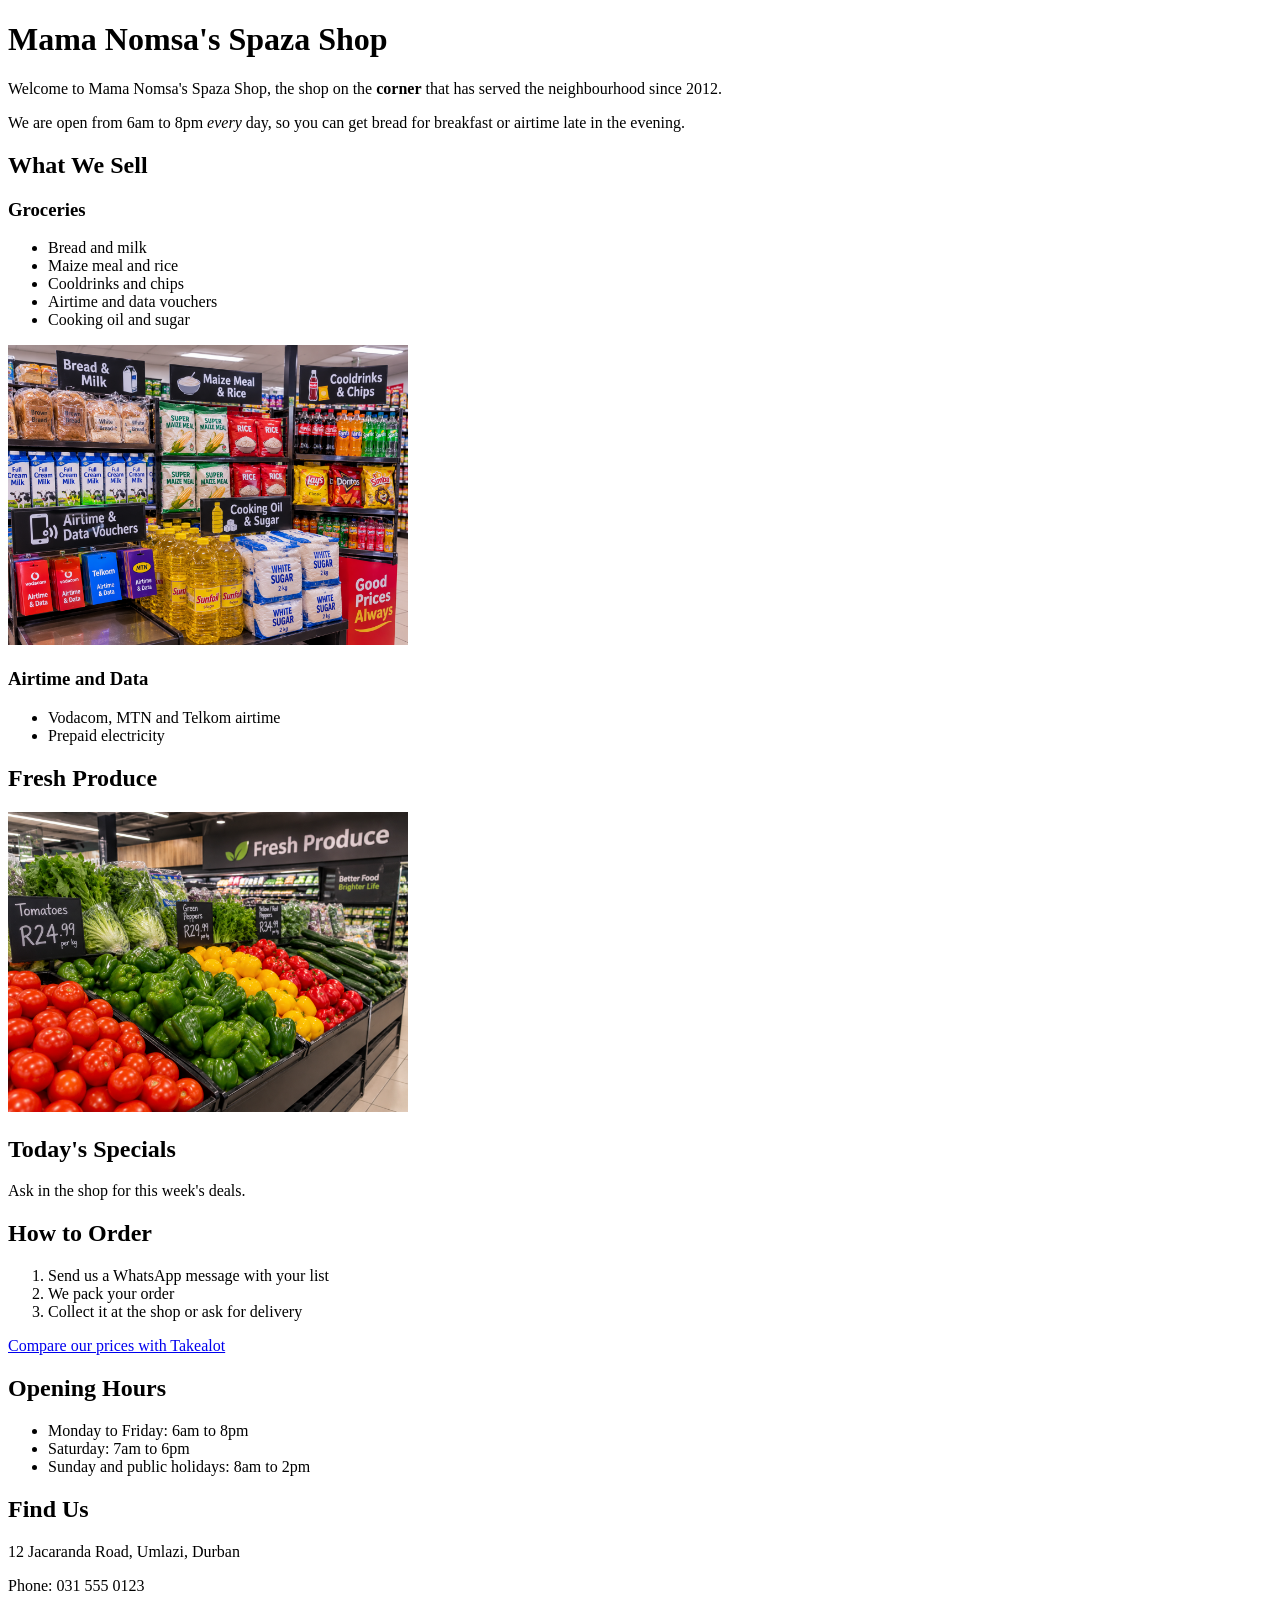
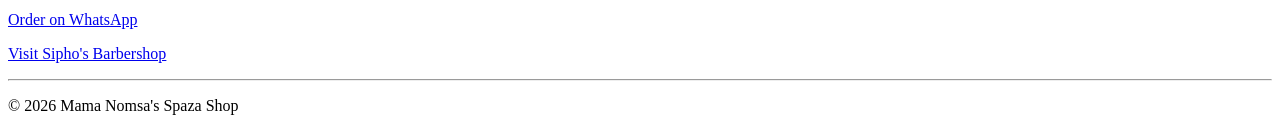
<file: index.html>
<!DOCTYPE html>
<html lang="en">
<head>
    <meta charset="UTF-8">
    <meta name="viewport" content="width=device-width, initial-scale=1.0">
    <title>Mama Nomsa's Spaza Shop</title>
</head>
<body>
    <h1>Mama Nomsa's Spaza Shop</h1>
    <p>Welcome to Mama Nomsa's Spaza Shop, the shop on the <strong>corner</strong> that has served the neighbourhood since 2012.</p>
    <p>We are open from 6am to 8pm <em>every</em> day, so you can get bread for breakfast or airtime late in the evening.</p>
    <h2>What We Sell</h2>
    <h3>Groceries</h3>
    <ul>
        <li>Bread and milk</li>
        <li>Maize meal and rice</li>
        <li>Cooldrinks and chips</li>
        <li>Airtime and data vouchers</li>
        <li>Cooking oil and sugar</li>
    </ul>
    <img src="images/groceries.jpg" alt="Grocery Essentials" width="400">
    <h3>Airtime and Data</h3>
    <ul>
        <li>Vodacom, MTN and Telkom airtime</li>
        <li>Prepaid electricity</li>
    </ul>
    <h2>Fresh Produce</h2>
    <p><img src="images/veggies1.jpg" alt="Fresh vegetables on a table" width="400"></p>
    <h2>Today's Specials</h2>
    <p>Ask in the shop for this week's deals.</p>
    <h2>How to Order</h2>
    <ol>
        <li>Send us a WhatsApp message with your list</li>
        <li>We pack your order</li>
        <li>Collect it at the shop or ask for delivery</li>
    </ol>
    <a href="https://www.takealot.com" target="_blank">Compare our prices with Takealot</a>
    <h2>Opening Hours</h2>
    <ul>
        <li>Monday to Friday: 6am to 8pm</li>
        <li>Saturday: 7am to 6pm</li>
        <li>Sunday and public holidays: 8am to 2pm</li>
    </ul>
    <h2>Find Us</h2>
    <p>12 Jacaranda Road, Umlazi, Durban</p>
    <p>Phone: 031 555 0123</p>
    <p><a href="https://wa.me/27315550123" target="_blank">Order on WhatsApp</a></p>
    <p><a href="Barber.html">Visit Sipho's Barbershop</a></p>
    <hr><p>© 2026 Mama Nomsa's Spaza Shop</p>
</body>
</html>
</file>
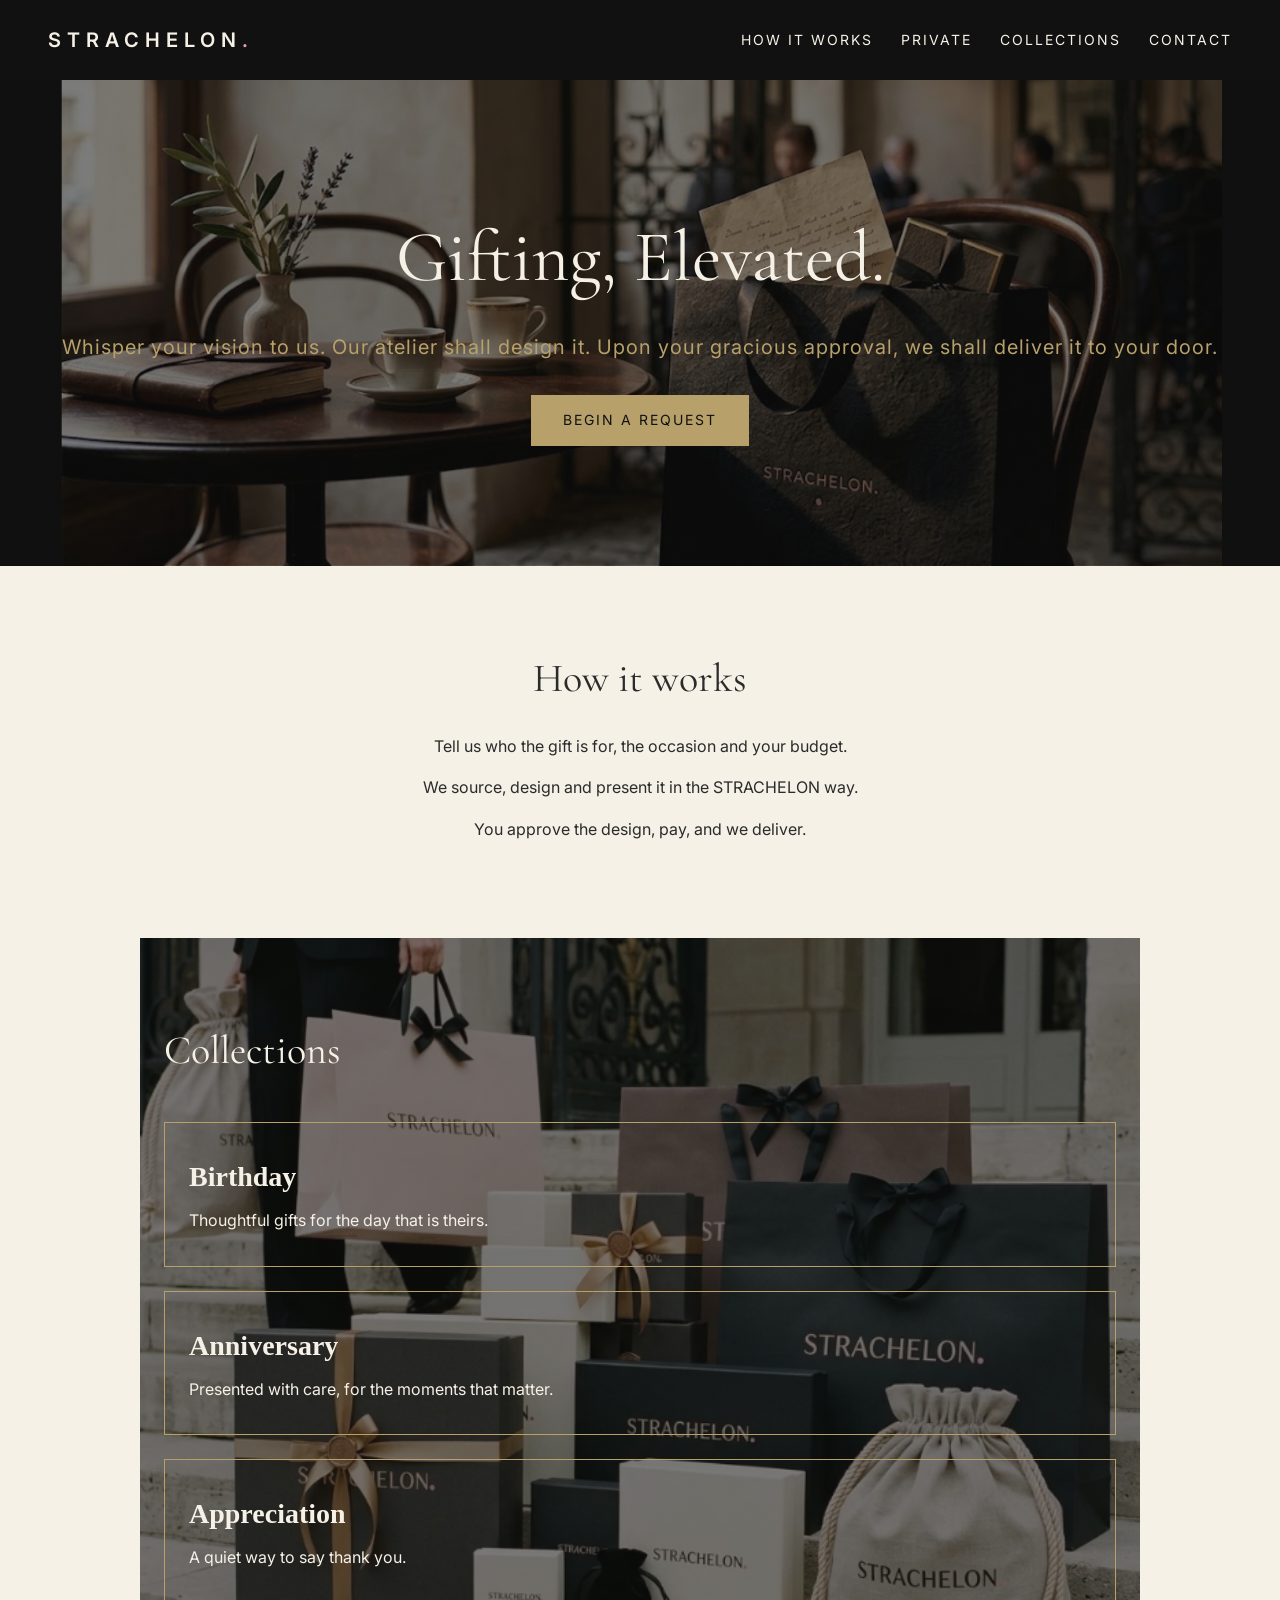
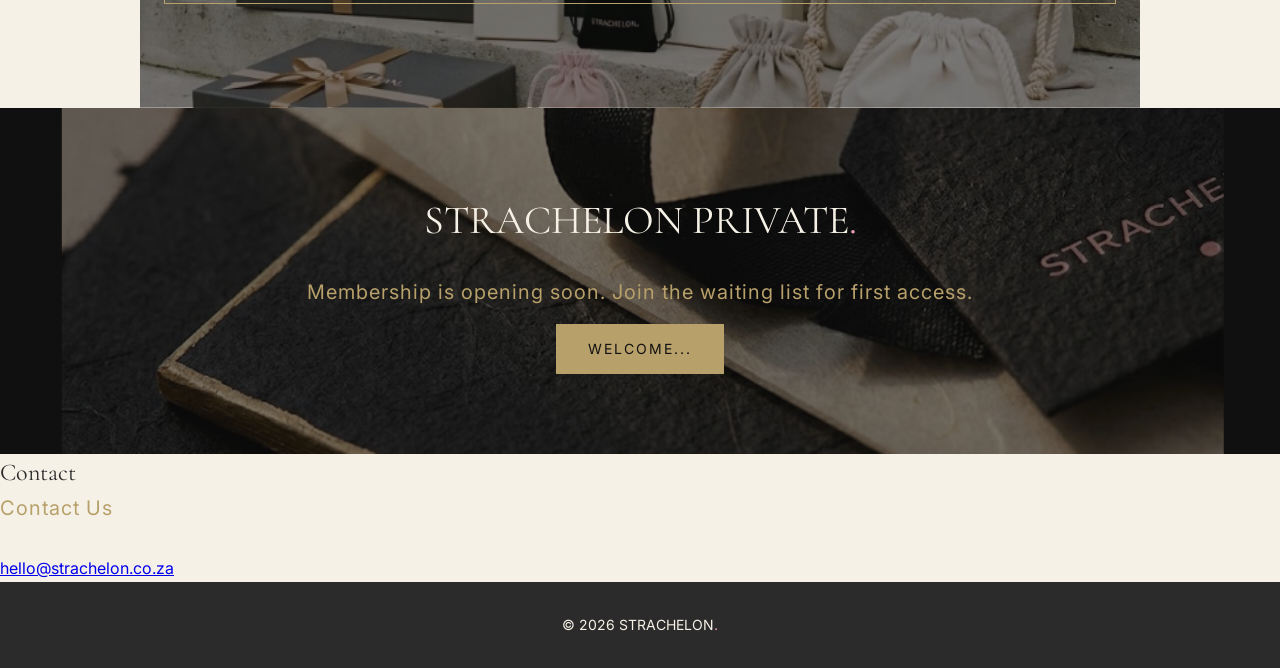
<file: strachelon/index.html>
<!doctype html>
<html lang="en">
  <head>
    <meta charset="UTF-8" />
    <meta name="viewport" content="width=device-width, initial-scale=1.0" />
    <title>STRACHELON.</title>
    <!-- Google Fonts links-->
    <link rel="preconnect" href="https://fonts.googleapis.com" />
    <link rel="preconnect" href="https://fonts.gstatic.com" crossorigin />
    <link
      href="https://fonts.googleapis.com/css2?family=Cormorant+Garamond:wght@400;600&family=Inter:wght@300;400;500&display=swap"
      rel="stylesheet"
    />
    <link rel="stylesheet" href="style.css" />
  </head>
  <body>
    <header>
      <p class="wordmark">STRACHELON<span class="dot">.</span></p>
      <nav>
        <a href="#how">How it works</a>
        <a href="#private">Private</a>
        <a href="#collections">Collections</a>
        <a href="#contact">Contact</a>
      </nav>
    </header>
    <main>
      <section id="hero">
        <h1>Gifting, Elevated.</h1>
        <p class="tagline">
          Whisper your vision to us. Our atelier shall design it. Upon your
          gracious approval, we shall deliver it to your door.
        </p>
        <a class="button" href="#how">Begin a request</a>
      </section>
      <section id="how">
  <h2>How it works</h2>
  <p>Tell us who the gift is for, the occasion and your budget.</p>
  <p>We source, design and present it in the STRACHELON way.</p>
  <p>You approve the design, pay, and we deliver.</p>
</section>
      <section id="collections">
        <h2>Collections</h2>
        <div class="cards">
          <div class="card">
            <h3>Birthday</h3>
            <p>Thoughtful gifts for the day that is theirs.</p>
          </div>
          <div class="card">
            <h3>Anniversary</h3>
            <p>Presented with care, for the moments that matter.</p>
          </div>
          <div class="card">
            <h3>Appreciation</h3>
            <p>A quiet way to say thank you.</p>
          </div>
        </div>
      </section>
      
      <section id="private">
        <div class="narrow">
          <h2>STRACHELON PRIVATE<span class="dot">.</span></h2>

          <p class="tagline">
            Membership is opening soon. Join the waiting list for first access.
          </p>
          <a class="button" href="#private">Welcome...</a>
        </div>
      </section>

      <section id="contact">
        <h2>Contact</h2>
        <p class="tagline">Contact Us</p>

        <a class="email" href="mailto:hello@strachelon.co.za"
          >hello@strachelon.co.za</a
        >
      </section>
    </main>
    <footer>
      <p>© 2026 STRACHELON<span class="dot">.</span></p>
    </footer>
  </body>
</html>
</file>
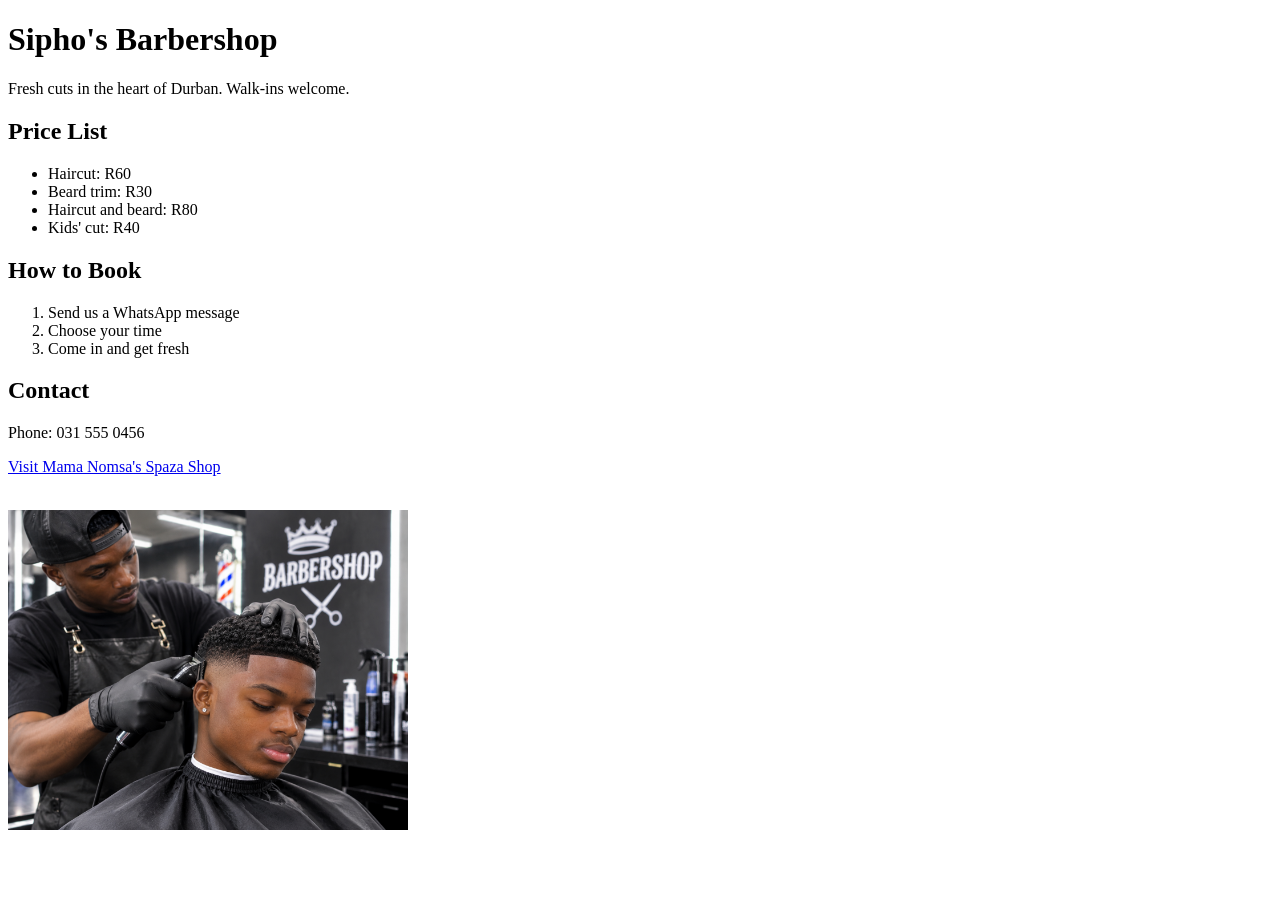
<file: barber.html>
<!DOCTYPE html>
<html lang="en">
<head>
    <meta charset="UTF-8">
    <meta name="viewport" content="width=device-width, initial-scale=1.0">
    <title>Sipho's Barbershop</title>
</head>
<body>
    <h1>Sipho's Barbershop</h1>
    <p>Fresh cuts in the heart of Durban. Walk-ins welcome.</p>
    <h2>Price List</h2>
    <ul>
        <li>Haircut: R60</li>
        <li>Beard trim: R30</li>
        <li>Haircut and beard: R80</li>
        <li>Kids' cut: R40</li>
    </ul>
    <h2>How to Book</h2>
    <ol>
        <li>Send us a WhatsApp message</li>
        <li>Choose your time</li>
        <li>Come in and get fresh</li>
    </ol>
    <h2>Contact</h2>
    <p>Phone: 031 555 0456</p>
    <p><a href="index.html">Visit Mama Nomsa's Spaza Shop</a></p>

    <br><img src="images/barber.jpg" alt="Client getting a smooth haircut" width="400">
    
</body>
</html>
</file>
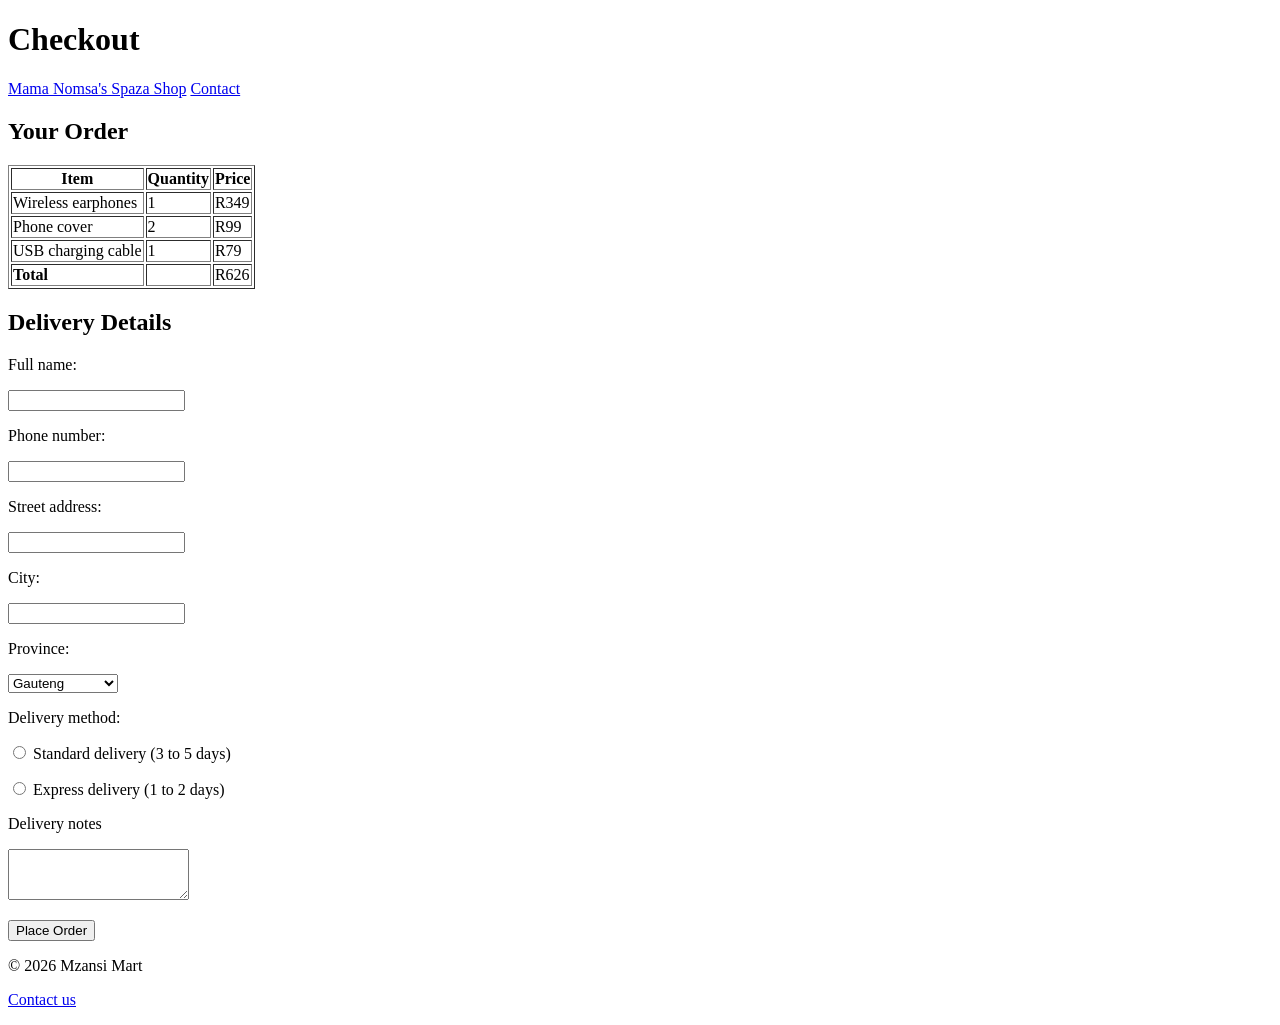
<file: checkout.html>
<!doctype html>
<html lang="en">
  <head>
    <meta charset="UTF-8" />
    <meta name="viewport" content="width=device-width, initial-scale=1.0" />
    <title>Checkout</title>
  </head>
  <body>
    <header>
      <h1>Checkout</h1>
      <nav>
        <a href="index.html">Mama Nomsa's Spaza Shop</a>
        <a href="contact.html">Contact</a>
      </nav>
    </header>
    <main>
      <section id="order">
        <h2>Your Order</h2>
        <table border="1">
          <thead>
            <tr>
              <th>Item</th>
              <th>Quantity</th>
              <th>Price</th>
            </tr>
          </thead>
          <tbody>
            <tr>
              <td>Wireless earphones</td>
              <td>1</td>
              <td>R349</td>
            </tr>
            <tr>
              <td>Phone cover</td>
              <td>2</td>
              <td>R99</td>
            </tr>
            <tr>
              <td>USB charging cable</td>
              <td>1</td>
              <td>R79</td>
            </tr>
            <tr>
              <td><strong>Total</strong></td>
              <td></td>
              <td>R626</td>
            </tr>
          </tbody>
        </table>
      </section>
      <section id="delivery">
        <h2>Delivery Details</h2>
        <form>
          <p><label for="name">Full name:</label></p>
          <p><input type="text" id="name" name="name" required /></p>
          <p><label for="phone">Phone number:</label></p>
          <p><input type="tel" id="phone" name="phone" required /></p>
          <p><label for="st-address">Street address:</label></p>
          <p>
            <input type="text" id="st-address" name="st-address" required />
          </p>
          <p><label for="city">City:</label></p>
          <p><input type="text" id="city" name="city" required /></p>
          <p><label for="province">Province:</label></p>
          <p>
            <select id="province" name="province">
              <option value="gauteng">Gauteng</option>
              <option value="kwazulu-natal">KwaZulu-Natal</option>
              <option value="western-cape">Western Cape</option>
              <option value="eastern-cape">Eastern Cape</option>
              <option value="free-state">Free State</option>
              <option value="limpopo">Limpopo</option>
              <option value="mpumalanga">Mpumalanga</option>
              <option value="north-west">North West</option>
              <option value="northern-cape">Northern Cape</option>
            </select>
          </p>

          <p>Delivery method:</p>
          <p>
            <input
              type="radio"
              id="standard"
              name="delivery"
              value="standard"
              required
            />
            <label for="standard">Standard delivery (3 to 5 days)</label>
          </p>
          <p>
            <input type="radio" id="express" name="delivery" value="express" />
            <label for="express">Express delivery (1 to 2 days)</label>
          </p>
          <p><label for="delivery-notes">Delivery notes</label></p>
          <p>
            <textarea
              id="delivery-notes"
              name="delivery-notes"
              rows="3"
            ></textarea>
          </p>
          <p><button type="submit">Place Order</button></p>
        </form>
      </section>
    </main>
    <footer>
      <p>© 2026 Mzansi Mart</p>
      <p><a href="contact.html">Contact us</a></p>
    </footer>
  </body>
</html>
</file>
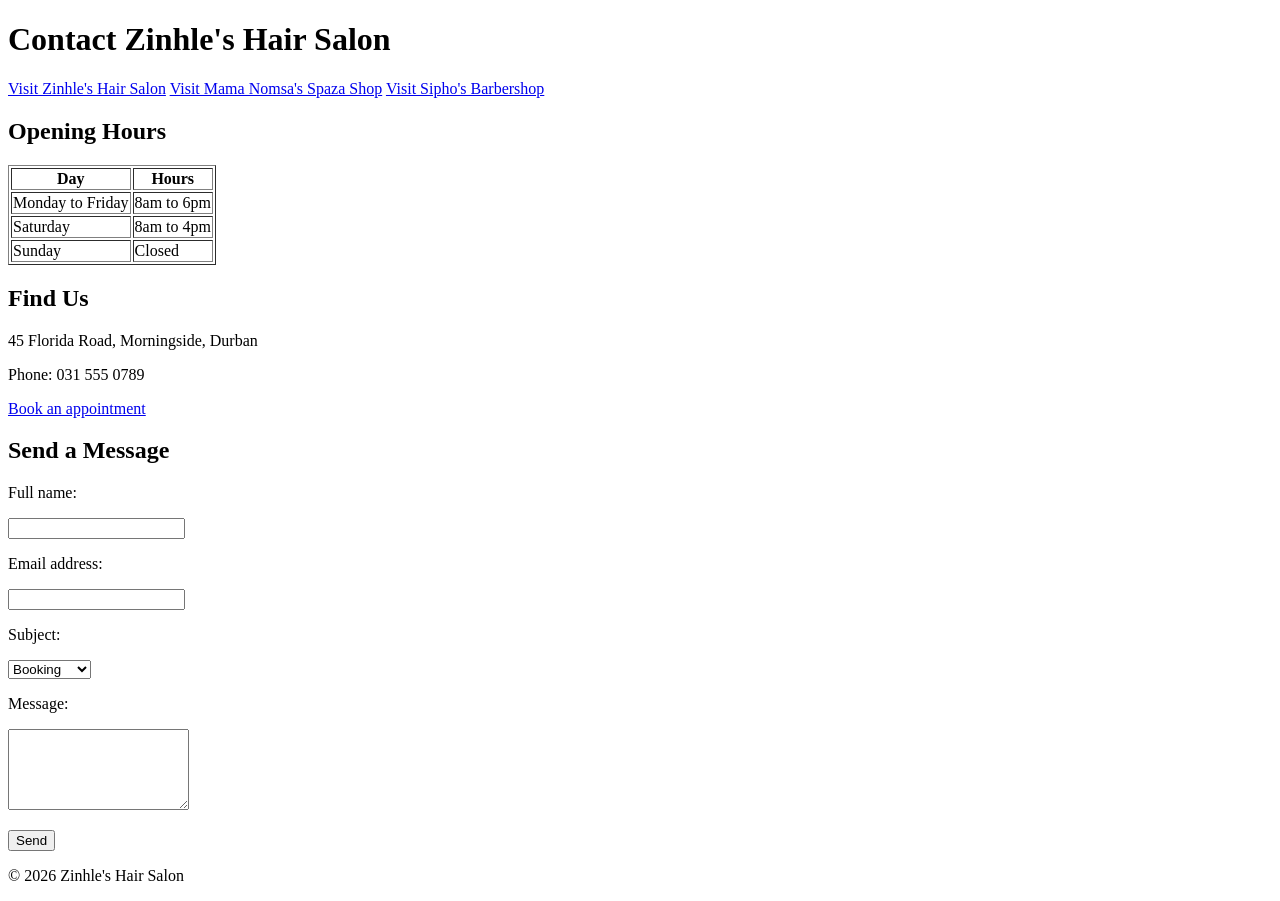
<file: contact.html>
<!doctype html>
<html lang="en">
  <head>
    <meta charset="UTF-8" />
    <meta name="viewport" content="width=device-width, initial-scale=1.0" />
    <title>Contact Zinhle's Hair Salon</title>
  </head>
  <body>
    <header>
      <h1>Contact Zinhle's Hair Salon</h1>
      <nav>
        <a href="salon.html">Visit Zinhle's Hair Salon</a>
        <a href="index.html">Visit Mama Nomsa's Spaza Shop</a>
        <a href="barber.html">Visit Sipho's Barbershop</a>
      </nav>
    </header>
    <main>
      <section id="opening-hours">
        <h2>Opening Hours</h2>
        <table border="1">
          <thead>
            <tr>
              <th>Day</th>
              <th>Hours</th>
            </tr>
          </thead>
          <tbody>
            <tr>
              <td>Monday to Friday</td>
              <td>8am to 6pm</td>
            </tr>
            <tr>
              <td>Saturday</td>
              <td>8am to 4pm</td>
            </tr>
            <tr>
              <td>Sunday</td>
              <td>Closed</td>
            </tr>
          </tbody>
        </table>
      </section>
      <section id="find-us">
        <h2>Find Us</h2>
        <p>45 Florida Road, Morningside, Durban</p>
        <p>Phone: 031 555 0789</p>
        <p><a href="salon.html#book">Book an appointment</a></p>
      </section>
      <section id="send-message">
        <h2>Send a Message</h2>
        <form>
          <p><label for="name">Full name:</label></p>
          <p><input type="text" id="name" name="name" required /></p>
          <p><label for="email">Email address:</label></p>
          <p><input type="email" id="email" name="email" required /></p>
          <p><label for="subject">Subject:</label></p>
          <p>
            <select id="subject" name="subject">
              <option value="booking">Booking</option>
              <option value="question">Question</option>
              <option value="complaint">Complaint</option>
            </select>
          </p>
          <p><label for="message">Message:</label></p>
          <p>
            <textarea id="message" name="message" rows="5" required></textarea>
          </p>
          <p><button type="submit">Send</button></p>
        </form>
      </section>
    </main>
    <footer>
      <p>© 2026 Zinhle's Hair Salon</p>
    </footer>
  </body>
</html>
</file>
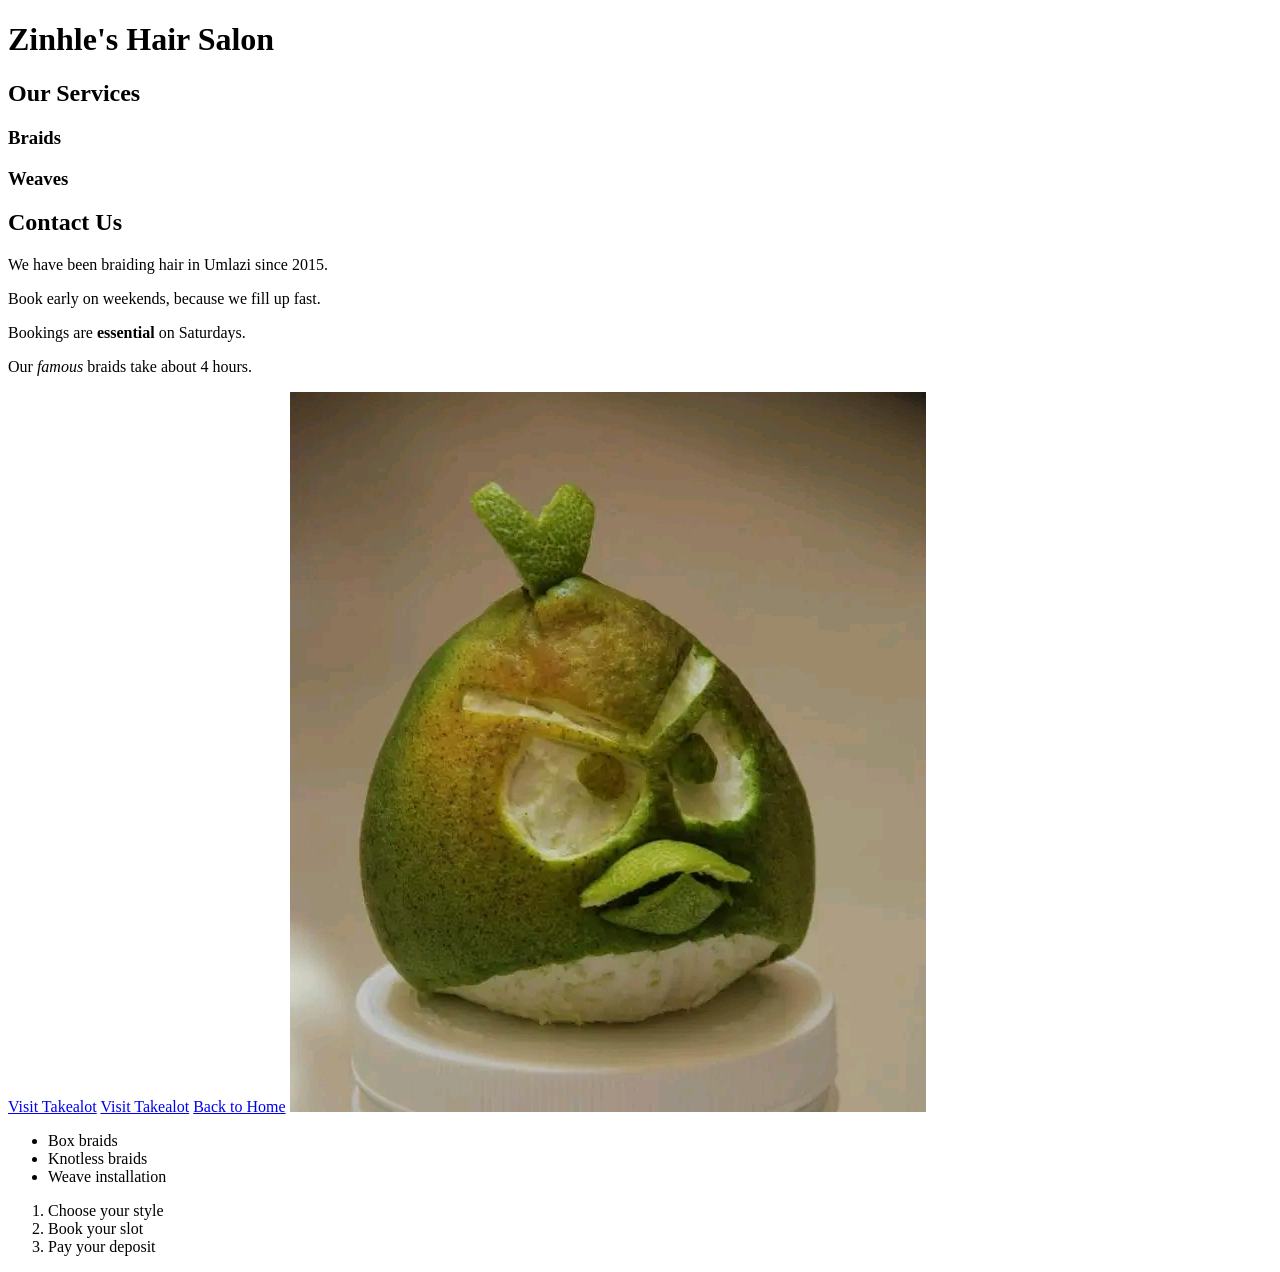
<file: practice.html>
<!DOCTYPE html>
<html lang="en">
<head>
    <meta charset="UTF-8">
    <meta name="viewport" content="width=device-width, initial-scale=1.0">
    <title>Document</title>
</head>
<body>
    <h1>Zinhle's Hair Salon</h1>
    <h2>Our Services</h2>
    <h3>Braids</h3>
    <h3>Weaves</h3>
    <h2>Contact Us</h2>
    <p>We have been braiding hair in Umlazi since 2015.</p>
    <p>Book early on weekends, because we fill up fast.</p>
    <p>Bookings are <strong>essential</strong> on Saturdays.</p>
    <p>Our <em>famous</em> braids take about 4 hours.</p>
    <a href="https://www.takealot.com">Visit Takealot</a>
    <a href="https://www.takealot.com" target="_blank">Visit Takealot</a>
    <a href="index.html">Back to Home</a>
    <img src="images/salon.jpg" alt="Hair salon chair and mirror">
    <!-- Unordered list -->
    <ul>
        <li>Box braids</li>
        <li>Knotless braids</li>
        <li>Weave installation</li>
    </ul>
    <!-- Orrdered list -->
    <ol>
        <li>Choose your style</li>
        <li>Book your slot</li>
        <li>Pay your deposit</li>
    </ol>
</body>
</html>
</file>
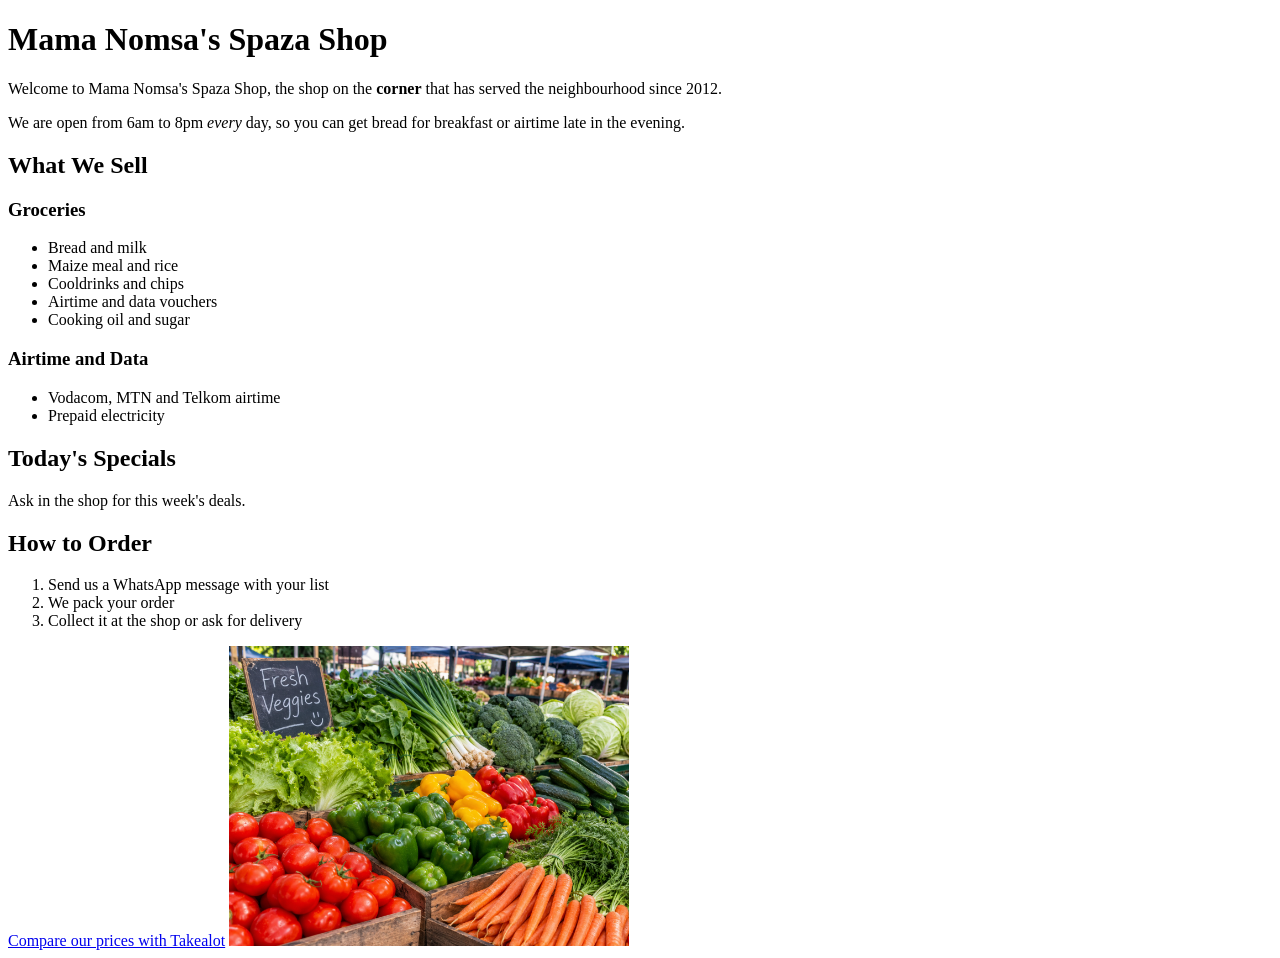
<file: practice1.html>
<!DOCTYPE html>
<html lang="en">
<head>
    <meta charset="UTF-8">
    <meta name="viewport" content="width=device-width, initial-scale=1.0">
    <title>Mama Nomsa's Spaza Shop</title>
</head>
<body>
    <h1>Mama Nomsa's Spaza Shop</h1>
    <p>Welcome to Mama Nomsa's Spaza Shop, the shop on the <strong>corner</strong> that has served the neighbourhood since 2012.</p>
    <p>We are open from 6am to 8pm <em>every</em> day, so you can get bread for breakfast or airtime late in the evening.</p>
    <h2>What We Sell</h2>
    <h3>Groceries</h3>
    <ul>
        <li>Bread and milk</li>
        <li>Maize meal and rice</li>
        <li>Cooldrinks and chips</li>
        <li>Airtime and data vouchers</li>
        <li>Cooking oil and sugar</li>
    </ul>
    <h3>Airtime and Data</h3>
    <ul>
        <li>Vodacom, MTN and Telkom airtime</li>
        <li>Prepaid electricity</li>
    </ul>
    <h2>Today's Specials</h2>
    <p>Ask in the shop for this week's deals.</p>
    <h2>How to Order</h2>
    <ol>
        <li>Send us a WhatsApp message with your list</li>
        <li>We pack your order</li>
        <li>Collect it at the shop or ask for delivery</li>
    </ol>
    
    <a href="https://www.takealot.com" target="_blank">Compare our prices with Takealot</a>
    <img src="images/veggies.jpg" alt="Fresh vegetables on a table" width="400">


</body>
</html>
</file>
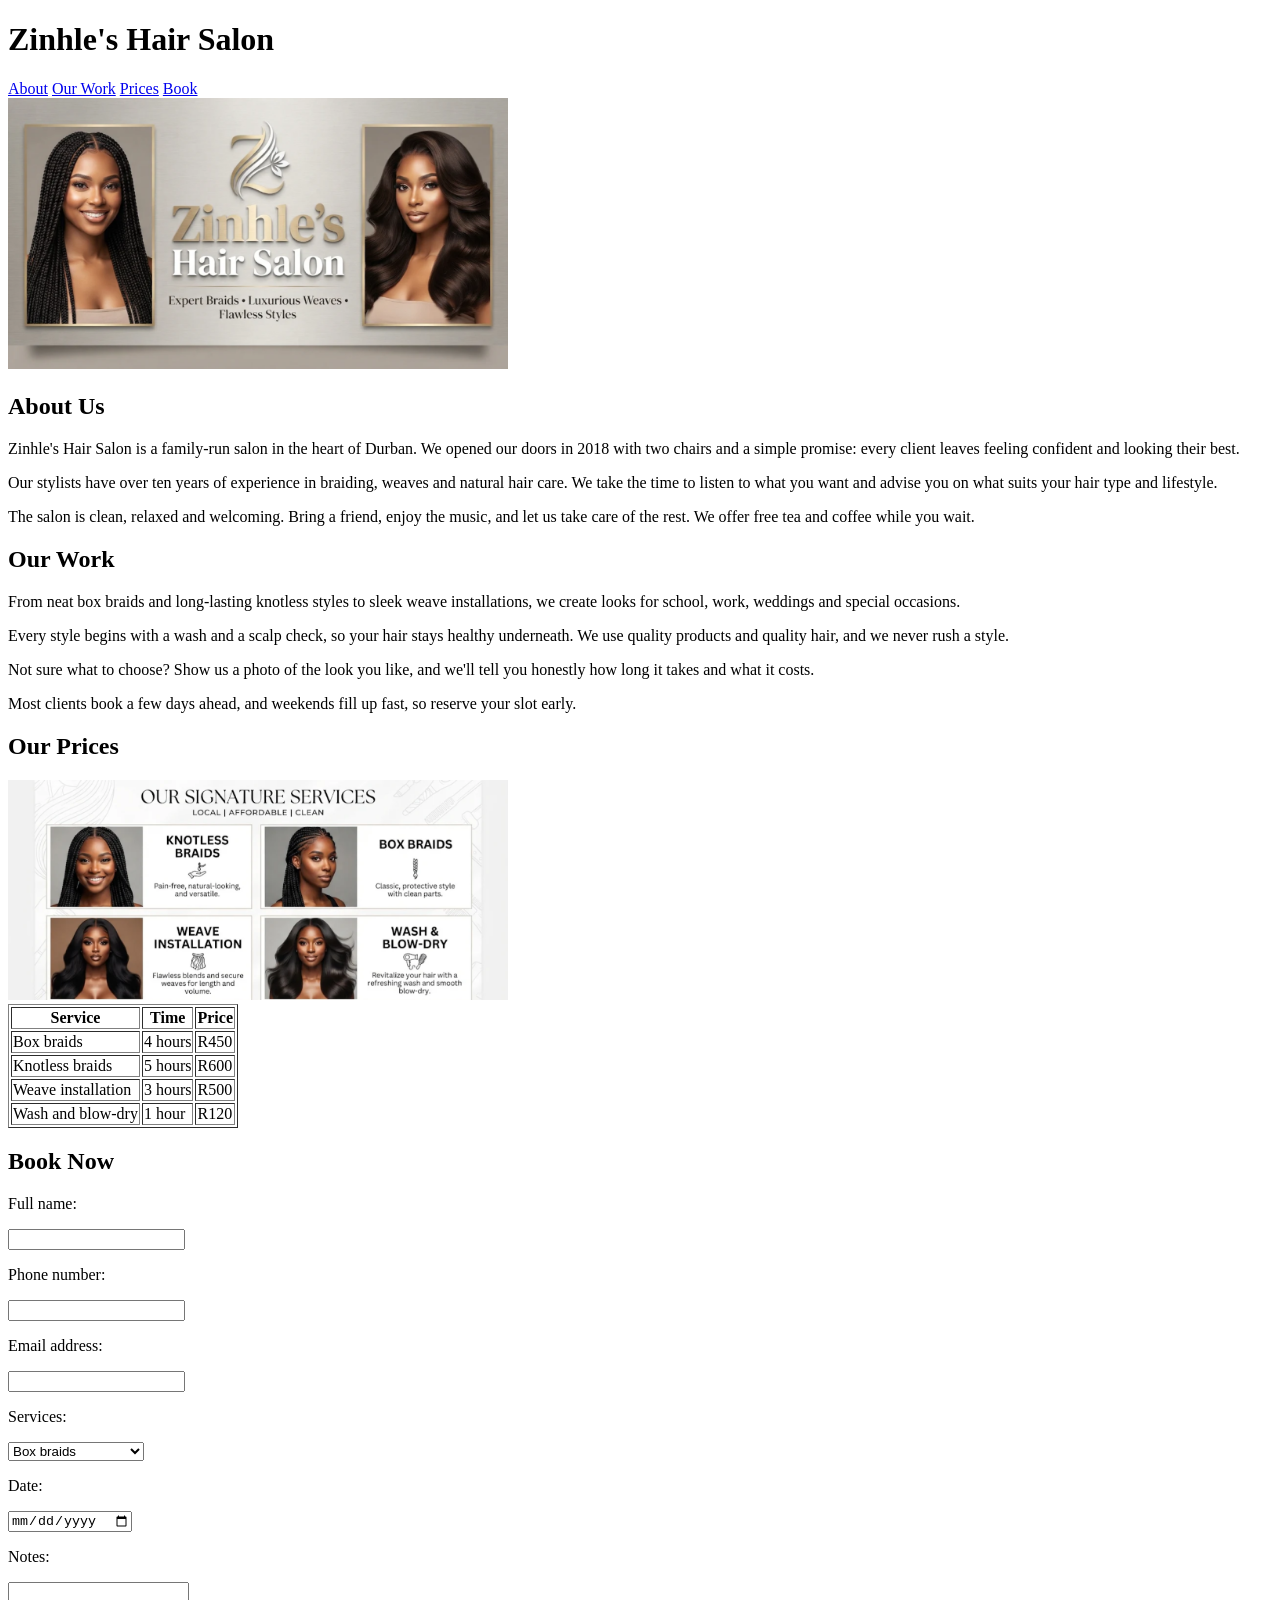
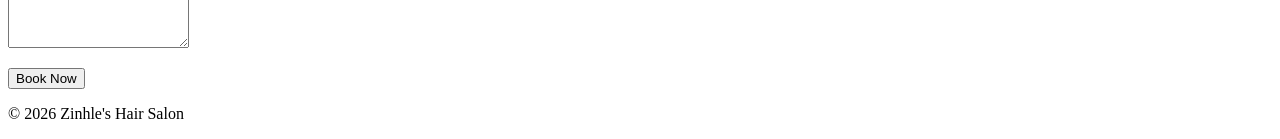
<file: salon.html>
<!doctype html>
<html lang="en">
  <head>
    <meta charset="UTF-8" />
    <meta name="viewport" content="width=device-width, initial-scale=1.0" />
    <title>Zinhle's Hair Salon</title>
  </head>
  <body>
    <header>
      <h1>Zinhle's Hair Salon</h1>

      <nav>
        <a href="#about">About</a>
        <a href="#work">Our Work</a>
        <a href="#prices">Prices</a>
        <a href="#book">Book</a>
      </nav>
      <img src="images/salon2.jpg" alt="Salon cover photo" width="500" />
    </header>
    <main>
    <section id="about">
      <h2>About Us</h2>
      <p>
        Zinhle's Hair Salon is a family-run salon in the heart of Durban. We
        opened our doors in 2018 with two chairs and a simple promise: every
        client leaves feeling confident and looking their best.
      </p>
      <p>
        Our stylists have over ten years of experience in braiding, weaves and
        natural hair care. We take the time to listen to what you want and
        advise you on what suits your hair type and lifestyle.
      </p>
      <p>
        The salon is clean, relaxed and welcoming. Bring a friend, enjoy the
        music, and let us take care of the rest. We offer free tea and coffee
        while you wait.
      </p>
    </section>

    <section id="work">
      <h2>Our Work</h2>
      <p>
        From neat box braids and long-lasting knotless styles to sleek weave
        installations, we create looks for school, work, weddings and special
        occasions.
      </p>
      <p>
        Every style begins with a wash and a scalp check, so your hair stays
        healthy underneath. We use quality products and quality hair, and we
        never rush a style.
      </p>
      <p>
        Not sure what to choose? Show us a photo of the look you like, and we'll
        tell you honestly how long it takes and what it costs.
      </p>
      <p>
        Most clients book a few days ahead, and weekends fill up fast, so
        reserve your slot early.
      </p>
    </section>
    
      <section id="prices">
        <h2>Our Prices</h2>
        <img
          src="images/salon1.jpg"
          alt="Different styles we offer."
          width="500"
        />
        <table border="1">
          <thead>
            <tr>
              <th>Service</th>
              <th>Time</th>
              <th>Price</th>
            </tr>
          </thead>
          <tbody>
            <tr>
              <td>Box braids</td>
              <td>4 hours</td>
              <td>R450</td>
            </tr>
            <tr>
              <td>Knotless braids</td>
              <td>5 hours</td>
              <td>R600</td>
            </tr>
            <tr>
              <td>Weave installation</td>
              <td>3 hours</td>
              <td>R500</td>
            </tr>
            <tr>
              <td>Wash and blow-dry</td>
              <td>1 hour</td>
              <td>R120</td>
            </tr>
          </tbody>
        </table>
      </section>
      <section id="book">
        <h2>Book Now</h2>
        <form>
          <p><label for="name">Full name:</label></p>
          <p><input type="text" id="name" name="name" required /></p>
          <p><label for="phone">Phone number:</label></p>
          <p><input type="tel" id="phone" name="phone" required /></p>
          <p><label for="email">Email address:</label></p>
          <p><input type="email" id="email" name="email" /></p>
          <p><label for="service">Services:</label></p>
          <p>
            <select id="service" name="service">
              <option value="box-braids">Box braids</option>
              <option value="knotless">Knotless braids</option>
              <option value="weave-installation">Weave installation</option>
              <option value="wash-blow-dry">Wash and blow-dry</option>
            </select>
          </p>
          <p><label for="date">Date:</label></p>
          <p><input type="date" id="date" name="date" required /></p>
          <p><label for="notes">Notes:</label></p>
          <p><textarea id="notes" name="notes" rows="4"></textarea></p>
          <p><button type="submit">Book Now</button></p>
        </form>
      </section>
    </main>
    <footer>
      <p>© 2026 Zinhle's Hair Salon</p>
    </footer>
  </body>
</html>
</file>
<file: strachelon/style.css>
* {
    margin: 0;
    padding: 0;
    box-sizing: border-box;

}
body{
    font-family: 'Inter', sans-serif;
    background-color: #F6F1E7;
    color: #2B2B2B;
    line-height: 1.6;
}
h1, h2 {
    font-family: 'Cormorant Garamond', serif;
    font-weight: 400;
}
header {
    background-color: #111111;
    padding: 24px 48px;
    display: flex;
    justify-content: space-between;
    align-items: center;
}
.wordmark {
    color: #F6F1E7;
    font-size: 20px;
    font-weight: 600;
    letter-spacing: 6px;
    text-transform: uppercase;
}
.dot {
    color: #E8A0B4;
}
nav a {
  color: #F6F1E7;
  text-decoration: none;
  font-size: 14px;
  letter-spacing: 2px;
  text-transform: uppercase;
  margin-left: 24px;
}
nav a:hover {
    color: #E8A0B4;
}
#hero {
    background-color: #111111;
    color: #F6F1E7;
    text-align: center;
    padding: 120px 24px;
}
#hero h1 {
    font-size: 72px;
    margin-bottom: 16px;
}
.tagline {
    color: #B8A06A;
    font-size: 20px;
    letter-spacing: 1px;
    margin-bottom: 32px;
}
#hero {
  background-image: linear-gradient(rgba(17, 17, 17, 0.55), rgba(17, 17, 17, 0.55)), url('images/strachelon.jpg');
  background-size: cover;
  background-position: center;
}
.button {
    display: inline-block;
    background-color: #B8A06A;
    color: #111111;
    padding: 14px 32px;
    text-decoration: none;
    font-size: 14px;
    letter-spacing: 2px;
    text-transform: uppercase;
}
.button:hover {
    background-color: #F6F1E7;
}
#how,
#private {
    max-width: 700px;
    margin: 0 auto;
    padding: 80px 24px;
    text-align: center;
}
#how h2,
#private h2 {
    font-size: 40px;
    margin-bottom: 24px;
}
#how p,
#private p{
    margin-bottom: 16px;
}



footer {
    background-color: #2B2B2B;
    color: #F6F1E7;
    text-align: center;
    padding: 32px 24px;
    font-size: 14px;
}
#collections {
    max-width: 1000px;
    margin: 0 auto;
    padding: 80px 24px;
    text-align: ceter;

}
#collections h2 {
    font-size: 40px;
    margin-bottom: 40px;
}
.card {
    border: 1px solid #B8A06A; 
    padding: 32px 24px;
    margin-bottom: 24px;
}
.card h3 {
    font-family: 'Cormorant Caramond', serif;
    font-size: 28px;
    font-weight: 600;
    margin-bottom: 8px;
}
#collections {
    background-image: linear-gradient(rgba(17, 17, 17, 0.55), rgba(17, 17, 17, 0.55)), url('images/strachelon8.jpg');
  background-size: cover;
  background-position: center;
}
#private {
    background-color: #111111;
    color: #F6F1E7;
    max-width: none;
}
#private {
    background-image: linear-gradient(rgba(17, 17, 17, 0.55), rgba(17, 17, 17, 0.55)), url('images/strachelon4.jpg');
  background-size: cover;
  background-position: center;
}
.narrow {
    max-width: 700px;
    margin: 0 auto;
}
#collections {
  color: #F6F1E7;
}
</file>
